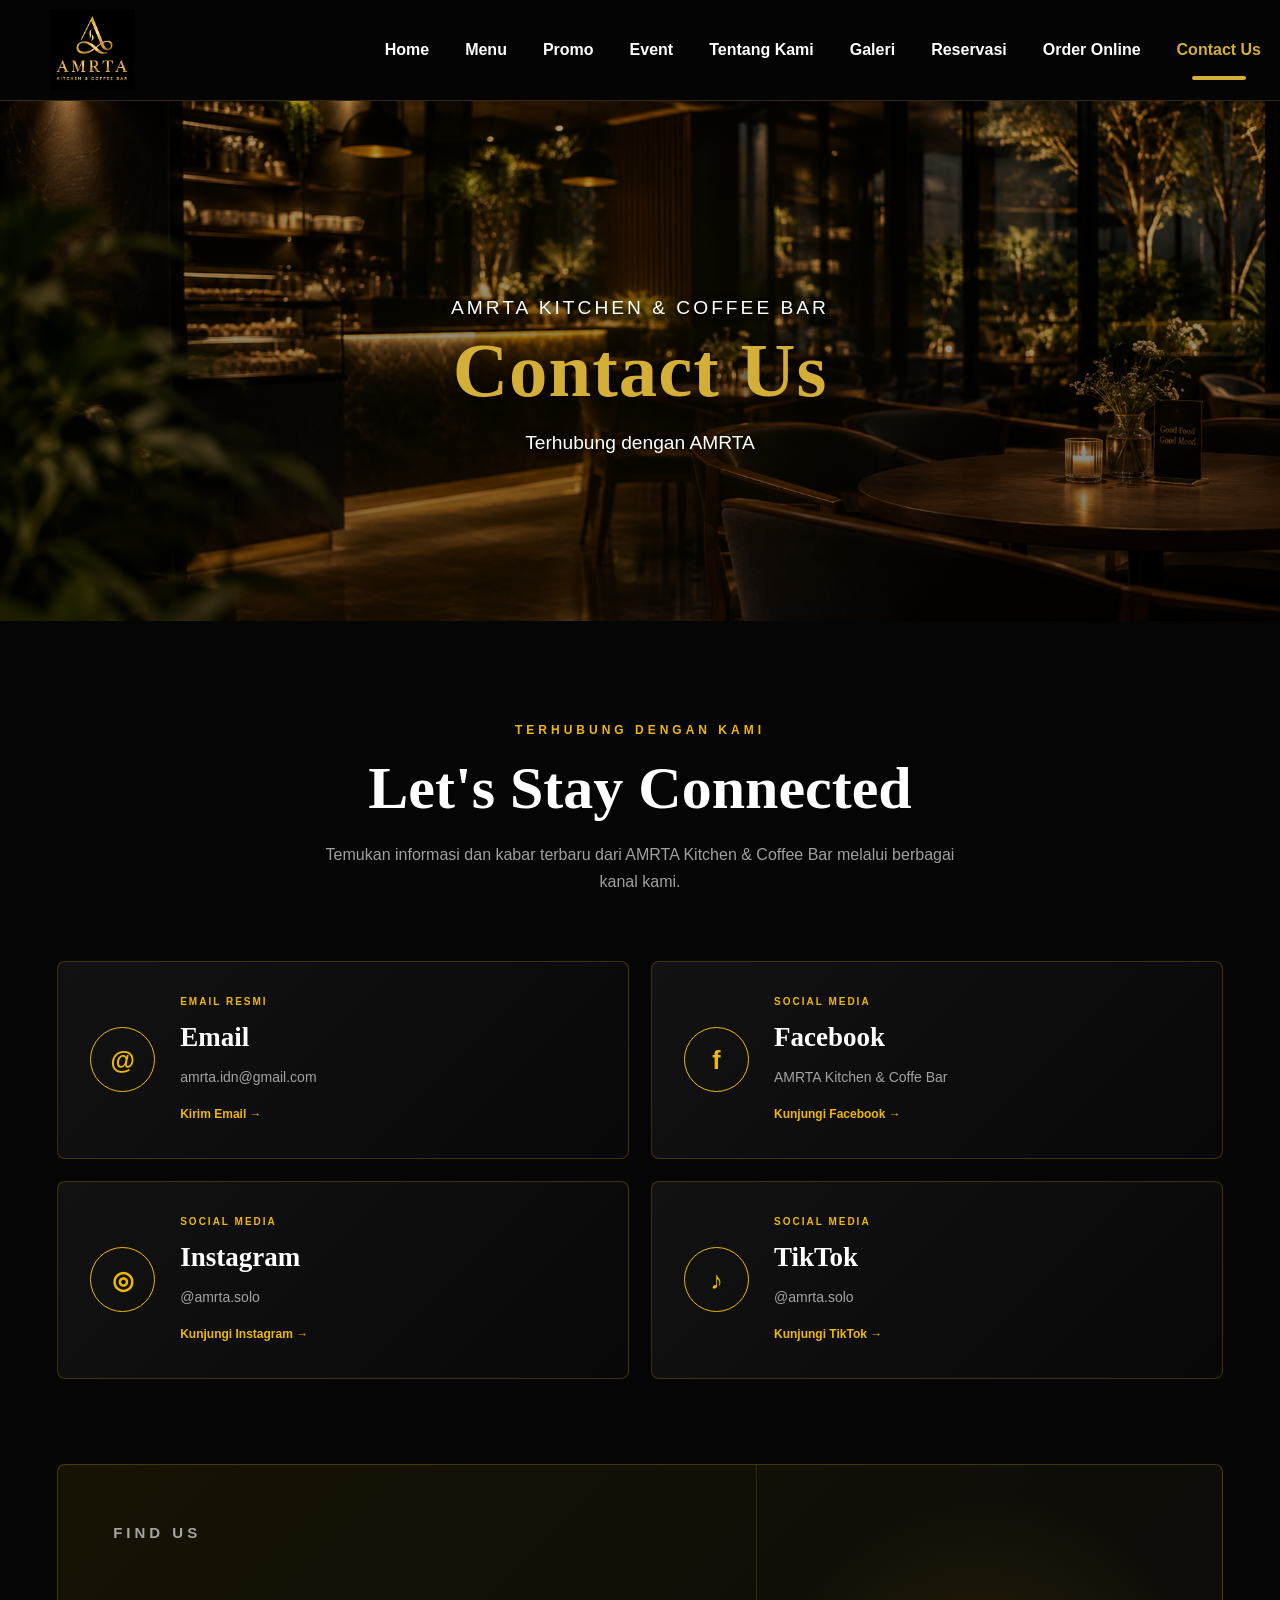
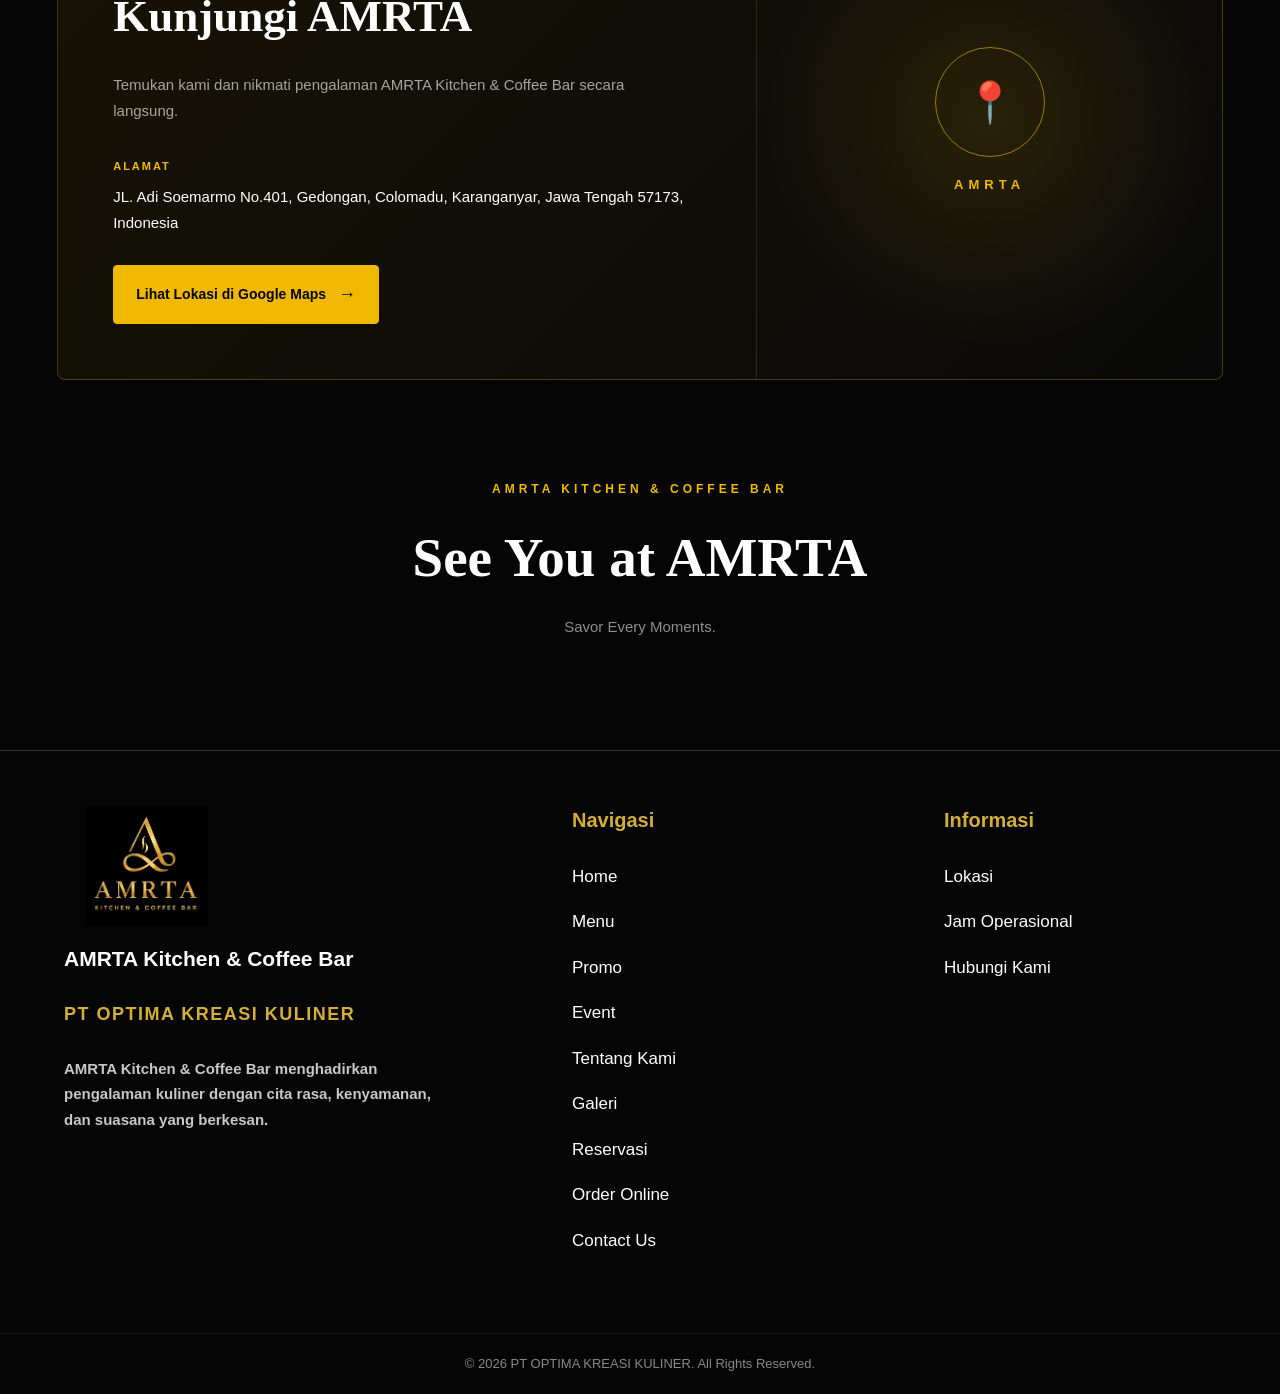
<file: contact.html>
<!DOCTYPE html>
<html lang="id">

<head>

    <meta charset="UTF-8">

    <meta
        name="viewport"
        content="width=device-width, initial-scale=1.0"
    >

    <title>
        Contact Us | AMRTA Kitchen & Coffee Bar
    </title>

    <meta
        name="description"
        content="Hubungi AMRTA Kitchen & Coffee Bar melalui email dan media sosial, serta temukan lokasi kami."
    >

    <link
        rel="stylesheet"
        href="style.css"
    >

</head>


<body>


    <!-- =====================================================
         NAVBAR
    ====================================================== -->

    <header class="main-navbar">

        <div class="navbar-container">


            <!-- LOGO -->

            <a
                href="index.html"
                class="navbar-logo"
            >

                <img
                    src="logoamrta02.jpeg"
                    alt="AMRTA Kitchen & Coffee Bar"
                >

            </a>


            <!-- NAVIGATION -->

            <nav
                class="navbar-menu"
                id="navbarMenu"
            >

                <a
                    href="index.html"
                    class="nav-link"
                >
                    Home
                </a>


                <a
                    href="produk.html"
                    class="nav-link"
                >
                    Menu
                </a>


                <a
                    href="promo.html"
                    class="nav-link"
                >
                    Promo
                </a>


                <a
                    href="event.html"
                    class="nav-link"
                >
                    Event
                </a>


                <a
                    href="tentang.html"
                    class="nav-link"
                >
                    Tentang Kami
                </a>


                <a
                    href="galeri.html"
                    class="nav-link"
                >
                    Galeri
                </a>


                <a
                    href="reservasi.html"
                    class="nav-link"
                >
                    Reservasi
                </a>


                <a
                    href="order.html"
                    class="nav-link"
                >
                    Order Online
                </a>


                <a
                    href="contact.html"
                    class="nav-link active"
                >
                    Contact Us
                </a>

            </nav>


            <!-- MOBILE MENU -->

            <button
                class="navbar-toggle"
                id="navbarToggle"
                onclick="toggleNavbar()"
                aria-label="Buka menu navigasi"
            >

                <span></span>
                <span></span>
                <span></span>

            </button>

        </div>

    </header>



    <!-- =====================================================
         MAIN
    ====================================================== -->

    <main>


        <!-- =================================================
             HERO CONTACT
        ================================================== -->

        <section class="contact-us-hero">

            <div class="contact-us-hero-overlay"></div>


            <div class="contact-us-hero-content">

                <p class="contact-us-eyebrow">
                    AMRTA KITCHEN & COFFEE BAR
                </p>


                <h1>
                    Contact Us
                </h1>


                <p>
                    Terhubung dengan AMRTA
                </p>

            </div>

        </section>



        <!-- =================================================
             CONTACT INTRO
        ================================================== -->

        <section class="contact-us-section">

            <div class="contact-us-container">


                <div class="contact-us-heading">

                    <p class="contact-us-label">
                        TERHUBUNG DENGAN KAMI
                    </p>


                    <h2>
                        Let's Stay Connected
                    </h2>


                    <p>
                        Temukan informasi dan kabar terbaru
                        dari AMRTA Kitchen & Coffee Bar
                        melalui berbagai kanal kami.
                    </p>

                </div>



                <!-- =================================================
                     CONTACT GRID
                ================================================== -->

                <div class="contact-us-grid">


                    <!-- EMAIL -->

                    <a
                        href="mailto:amrta.idn@gmail.com"
                        class="contact-us-card"
                    >

                        <div class="contact-us-card-icon">
                            @
                        </div>


                        <div class="contact-us-card-content">

                            <span>
                                EMAIL RESMI
                            </span>


                            <h3>
                                Email
                            </h3>


                            <p>
                                amrta.idn@gmail.com
                            </p>


                            <strong>
                                Kirim Email →
                            </strong>

                        </div>

                    </a>



                    <!-- FACEBOOK -->

                    <a
    href="https://www.facebook.com/profile.php?id=61591372271726"
    target="_blank"
    rel="noopener noreferrer"
    class="contact-us-card"
>

                        <div class="contact-us-card-icon">
                            f
                        </div>


                        <div class="contact-us-card-content">

                            <span>
                                SOCIAL MEDIA
                            </span>


                            <h3>
                                Facebook
                            </h3>


                            <p>
                                AMRTA Kitchen & Coffe Bar
                            </p>


                            <strong>
                                Kunjungi Facebook →
                            </strong>

                        </div>

                    </a>



                    <!-- INSTAGRAM -->

                    <a
                        href="https://www.instagram.com/amrta.solo?stkn=MWo2d3RvNTZ1czkwbA=="
                        target="_blank"
                        rel="noopener noreferrer"
                        class="contact-us-card"
                    >

                        <div class="contact-us-card-icon">
                            ◎
                        </div>


                        <div class="contact-us-card-content">

                            <span>
                                SOCIAL MEDIA
                            </span>


                            <h3>
                                Instagram
                            </h3>


                            <p>
                                @amrta.solo
                            </p>


                            <strong>
                                Kunjungi Instagram →
                            </strong>

                        </div>

                    </a>



                    <!-- TIKTOK -->

                    <a
                        href="https://www.tiktok.com/@amrta.solo?_r=1&_t=ZS-99lqUBwJu8G"
                        target="_blank"
                        rel="noopener noreferrer"
                        class="contact-us-card"
                    >

                        <div class="contact-us-card-icon">
                            ♪
                        </div>


                        <div class="contact-us-card-content">

                            <span>
                                SOCIAL MEDIA
                            </span>


                            <h3>
                                TikTok
                            </h3>


                            <p>
                                @amrta.solo
                            </p>


                            <strong>
                                Kunjungi TikTok →
                            </strong>

                        </div>

                    </a>

                </div>



                <!-- =================================================
                     ADDRESS
                ================================================== -->

                <div class="contact-us-location">


                    <div class="contact-us-location-content">

                        <p class="contact-us-label">
                            FIND US
                        </p>


                        <h2>
                            Kunjungi AMRTA
                        </h2>


                        <p>
                            Temukan kami dan nikmati
                            pengalaman AMRTA Kitchen & Coffee Bar
                            secara langsung.
                        </p>


                        <div class="contact-us-address">

                            <span>
                                ALAMAT
                            </span>


                            <p>
                                JL. Adi Soemarmo No.401,
                                Gedongan, Colomadu,
                                Karanganyar, Jawa Tengah 57173,
                                Indonesia
                            </p>

                        </div>


                        <a
                            href="https://www.google.com/maps/search/?api=1&query=JL.+Adi+Soemarmo+No.401%2C+Gedongan%2C+Colomadu%2C+Karanganyar%2C+Jawa+Tengah+57173%2C+Indonesia"
                            target="_blank"
                            rel="noopener noreferrer"
                            class="contact-us-map-button"
                        >
                            Lihat Lokasi di Google Maps
                            <span>
                                →
                            </span>
                        </a>

                    </div>


                    <div class="contact-us-location-decoration">

                        <div class="contact-us-map-icon">
                            📍
                        </div>

                        <span>
                            AMRTA
                        </span>

                    </div>

                </div>



                <!-- =================================================
                     CLOSING
                ================================================== -->

                <div class="contact-us-closing">

                    <p>
                        AMRTA KITCHEN & COFFEE BAR
                    </p>


                    <h2>
                        See You at AMRTA
                    </h2>


                    <span>
                        Savor Every Moments.
                    </span>

                </div>


            </div>

        </section>

    </main>



    <!-- =====================================================
         FOOTER
    ====================================================== -->

    <!-- =========================
         FOOTER
    ========================== -->
   <footer class="site-footer">

    <div class="footer-main">

        <!-- BRAND -->
        <div class="footer-brand">

            <img src="logoamrta02.jpeg" alt="AMRTA Kitchen & Coffee Bar">

            <h3>AMRTA Kitchen &amp; Coffee Bar</h3>

            <h4>PT OPTIMA KREASI KULINER</h4>

            <p>
                AMRTA Kitchen &amp; Coffee Bar menghadirkan
                pengalaman kuliner dengan cita rasa,
                kenyamanan, dan suasana yang berkesan.
            </p>

        </div>


        <!-- NAVIGASI -->
        <div class="footer-navigation">

            <h3>Navigasi</h3>

            <a href="index.html">Home</a>
            <a href="produk.html">Menu</a>
            <a href="promo.html">Promo</a>
            <a href="event.html">Event</a>
            <a href="tentang.html">Tentang Kami</a>
            <a href="galeri.html">Galeri</a>
            <a href="reservasi.html">Reservasi</a>
            <a href="order.html">Order Online</a>
            <a href="contact.html">Contact Us</a>

        </div>


        <!-- INFORMASI -->
        <div class="footer-information">

            <h3>Informasi</h3>

            <a href="contact.html">Lokasi</a>

            <a href="contact.html">Jam Operasional</a>

            <a href="contact.html">Hubungi Kami</a>

        </div>

    </div>


    <!-- COPYRIGHT -->
    <div class="footer-bottom">

        <p>
            © 2026 PT OPTIMA KREASI KULINER. All Rights Reserved.
        </p>

    </div>

</footer>
</file>
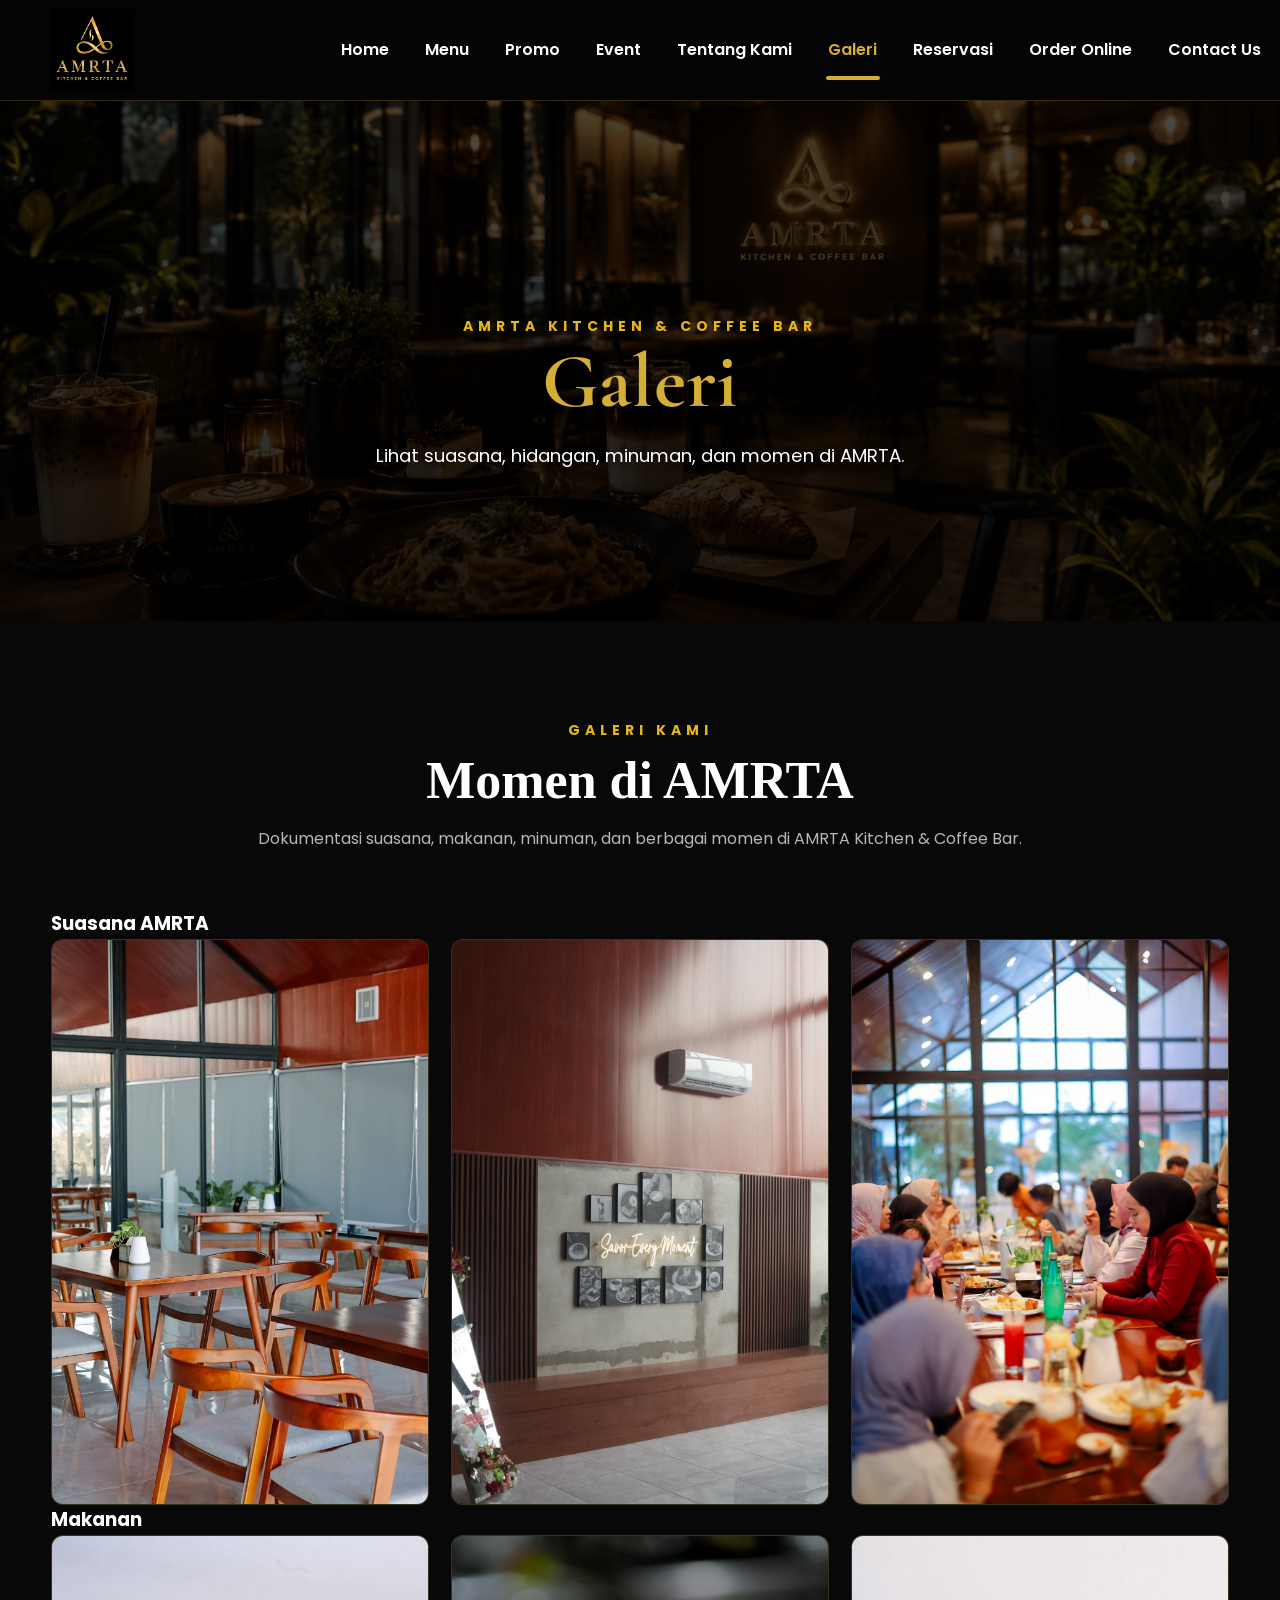
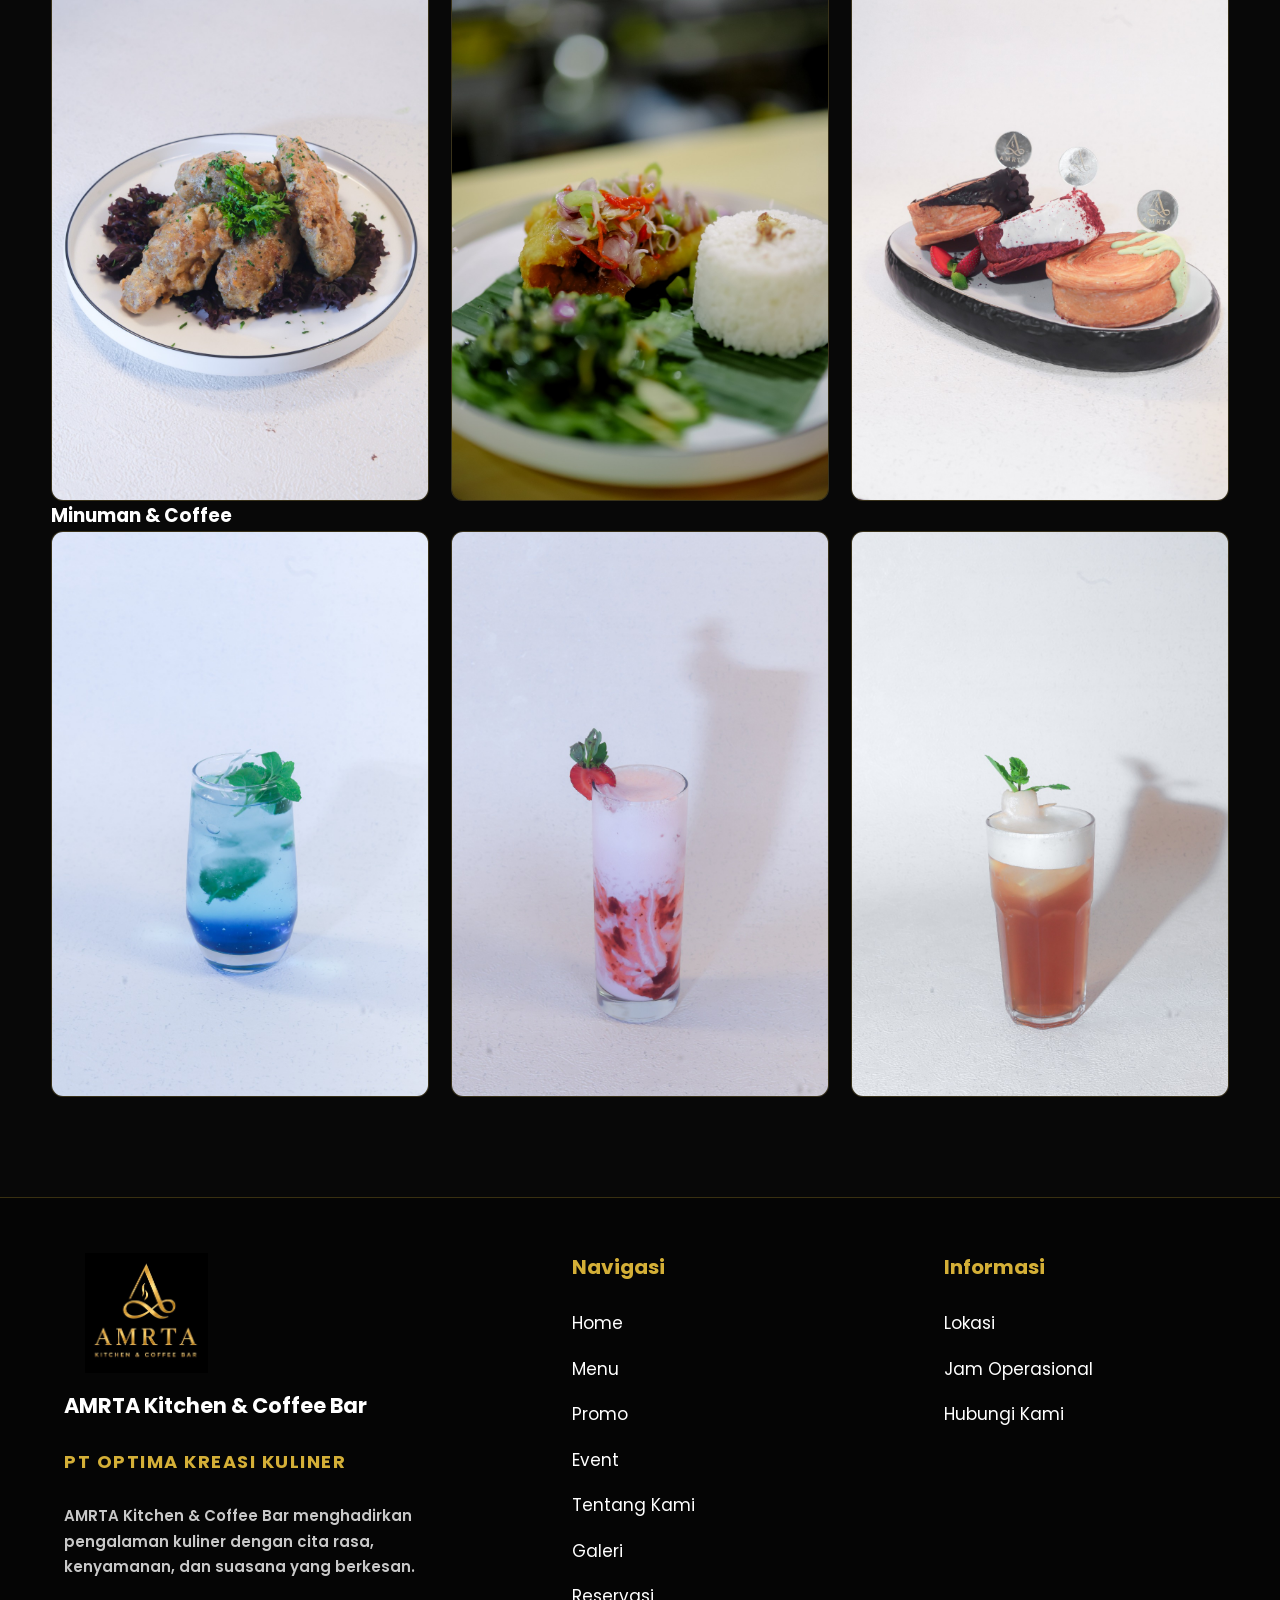
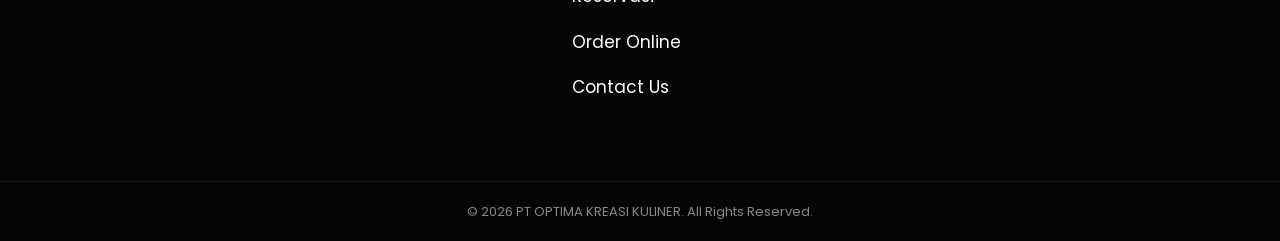
<file: galeri.html>
<!DOCTYPE html>
<html lang="id">

<head>
    <meta charset="UTF-8">
    <meta name="viewport" content="width=device-width, initial-scale=1.0">

    <title>Galeri | AMRTA Kitchen & Coffee Bar</title>

    <link rel="stylesheet" href="style.css">

    <link rel="preconnect" href="https://fonts.googleapis.com">
    <link rel="preconnect" href="https://fonts.gstatic.com" crossorigin>

    <link href="https://fonts.googleapis.com/css2?family=Cormorant+Garamond:wght@500;600;700&family=Poppins:wght@300;400;500;600&display=swap" rel="stylesheet">
</head>

<body>

    <!-- =========================
         NAVBAR
    ========================== -->
    <header class="main-navbar">

    <div class="navbar-container">

        <a href="index.html" class="navbar-logo">
            <img src="logoamrta02.jpeg" alt="Logo AMRTA">
        </a>

        <nav class="navbar-menu">

            <a href="index.html" class="nav-link">
                Home
            </a>

            <a href="produk.html" class="nav-link">
                Menu
            </a>

            <a href="promo.html" class="nav-link">
                Promo
            </a>

            <a href="event.html" class="nav-link">
                Event
            </a>

            <a href="tentang.html" class="nav-link">
                Tentang Kami
            </a>

            <a href="galeri.html" class="nav-link active">
                Galeri
            </a>

            <a href="reservasi.html" class="nav-link">
                Reservasi
            </a>

            <a href="order.html" class="nav-link">
                Order Online
            </a>

            <a href="contact.html" class="nav-link">
                Contact Us
            </a>

        </nav>

        <button
            class="navbar-toggle"
            type="button"
            onclick="toggleGalleryMenu()"
            aria-label="Buka menu"
        >
            ☰
        </button>

    </div>

</header>


    <!-- =========================
         HERO GALERI
    ========================== -->
    <section class="page-hero hero-galeri">

        <div class="page-hero-overlay"></div>

        <div class="page-hero-content">

            <div class="section-label center">
                AMRTA KITCHEN & COFFEE BAR
            </div>

            <h1>Galeri</h1>

            <p>
                Lihat suasana, hidangan, minuman,
                dan momen di AMRTA.
            </p>

        </div>

    </section>


    <!-- =========================
         GALERI
    ========================== -->
    <section class="gallery-section">

        <div class="container">

            <div class="section-heading">

                <div class="section-label center">
                    GALERI KAMI
                </div>

                <h2>Momen di AMRTA</h2>

                <p>
                    Dokumentasi suasana, makanan, minuman,
                    dan berbagai momen di AMRTA Kitchen & Coffee Bar.
                </p>

            </div>


            <!-- =========================
                 SUASANA AMRTA
            ========================== -->
            <div class="gallery-category">

                <h3>Suasana AMRTA</h3>

                <div class="gallery-grid">

                    <!-- GEDUNG -->
                    <div class="gallery-item large">

                        <img
                            src="interior amrta02.jpeg"
                            alt="Gedung AMRTA"
                            loading="lazy"
                        >

                    </div>


                    <!-- INTERIOR -->
                    <div class="gallery-item">

                        <img
                            src="interioramrta.jpeg"
                            alt="Interior AMRTA"
                            loading="lazy"
                        >

                    </div>


                    <!-- SUASANA -->
                    <div class="gallery-item">

                        <img
                            src="gambar suasana.jpeg"
                            alt="Suasana AMRTA"
                            loading="lazy"
                        >

                    </div>

                </div>

            </div>


            <!-- =========================
                 MAKANAN
            ========================== -->
            <div class="gallery-category">

                <h3>Makanan</h3>

                <div class="gallery-grid">

                    <!-- MAKANAN 01 -->
                    <div class="gallery-item">

                        <img
                            src="makanan04.jpeg"
                            alt="Makanan AMRTA 01"
                            loading="lazy"
                        >

                    </div>


                    <!-- MAKANAN 02 -->
                    <div class="gallery-item large">

                        <img
                            src="makanan03.jpeg"
                            alt="Makanan AMRTA 02"
                            loading="lazy"
                        >

                    </div>


                    <!-- MAKANAN 03 -->
                    <div class="gallery-item">

                        <img
                            src="gambarbakery.jpeg"
                            alt="Makanan AMRTA 03"
                            loading="lazy"
                        >

                    </div>

                </div>

            </div>


            <!-- =========================
                 MINUMAN & COFFEE
            ========================== -->
            <div class="gallery-category">

                <h3>Minuman & Coffee</h3>

                <div class="gallery-grid">

                    <!-- COFFEE 01 -->
                    <div class="gallery-item">

                        <img
                            src="minumanamrta04.jpeg"
                            alt="Coffee AMRTA 01"
                            loading="lazy"
                        >

                    </div>


                    <!-- MINUMAN -->
                    <div class="gallery-item">

                        <img
                            src="minumanamrta2.jpeg"
                            alt="Minuman AMRTA"
                            loading="lazy"
                        >

                    </div>


                    <!-- COFFEE 02 -->
                    <div class="gallery-item large">

                        <img
                            src="minuman03.jpeg"
                            alt="Coffee AMRTA 02"
                            loading="lazy"
                        >

                    </div>

                </div>

            </div>

        </div>

    </section>


    <!-- =========================
         FOOTER
    ========================== -->
   <footer class="site-footer">

    <div class="footer-main">

        <!-- BRAND -->
        <div class="footer-brand">

            <img src="logoamrta02.jpeg" alt="AMRTA Kitchen & Coffee Bar">

            <h3>AMRTA Kitchen &amp; Coffee Bar</h3>

            <h4>PT OPTIMA KREASI KULINER</h4>

            <p>
                AMRTA Kitchen &amp; Coffee Bar menghadirkan
                pengalaman kuliner dengan cita rasa,
                kenyamanan, dan suasana yang berkesan.
            </p>

        </div>


        <!-- NAVIGASI -->
        <div class="footer-navigation">

            <h3>Navigasi</h3>

            <a href="index.html">Home</a>
            <a href="produk.html">Menu</a>
            <a href="promo.html">Promo</a>
            <a href="event.html">Event</a>
            <a href="tentang.html">Tentang Kami</a>
            <a href="galeri.html">Galeri</a>
            <a href="reservasi.html">Reservasi</a>
            <a href="order.html">Order Online</a>
            <a href="contact.html">Contact Us</a>

        </div>


        <!-- INFORMASI -->
        <div class="footer-information">

            <h3>Informasi</h3>

            <a href="contact.html">Lokasi</a>

            <a href="contact.html">Jam Operasional</a>

            <a href="contact.html">Hubungi Kami</a>

        </div>

    </div>


    <!-- COPYRIGHT -->
    <div class="footer-bottom">

        <p>
            © 2026 PT OPTIMA KREASI KULINER. All Rights Reserved.
        </p>

    </div>

</footer>
</file>
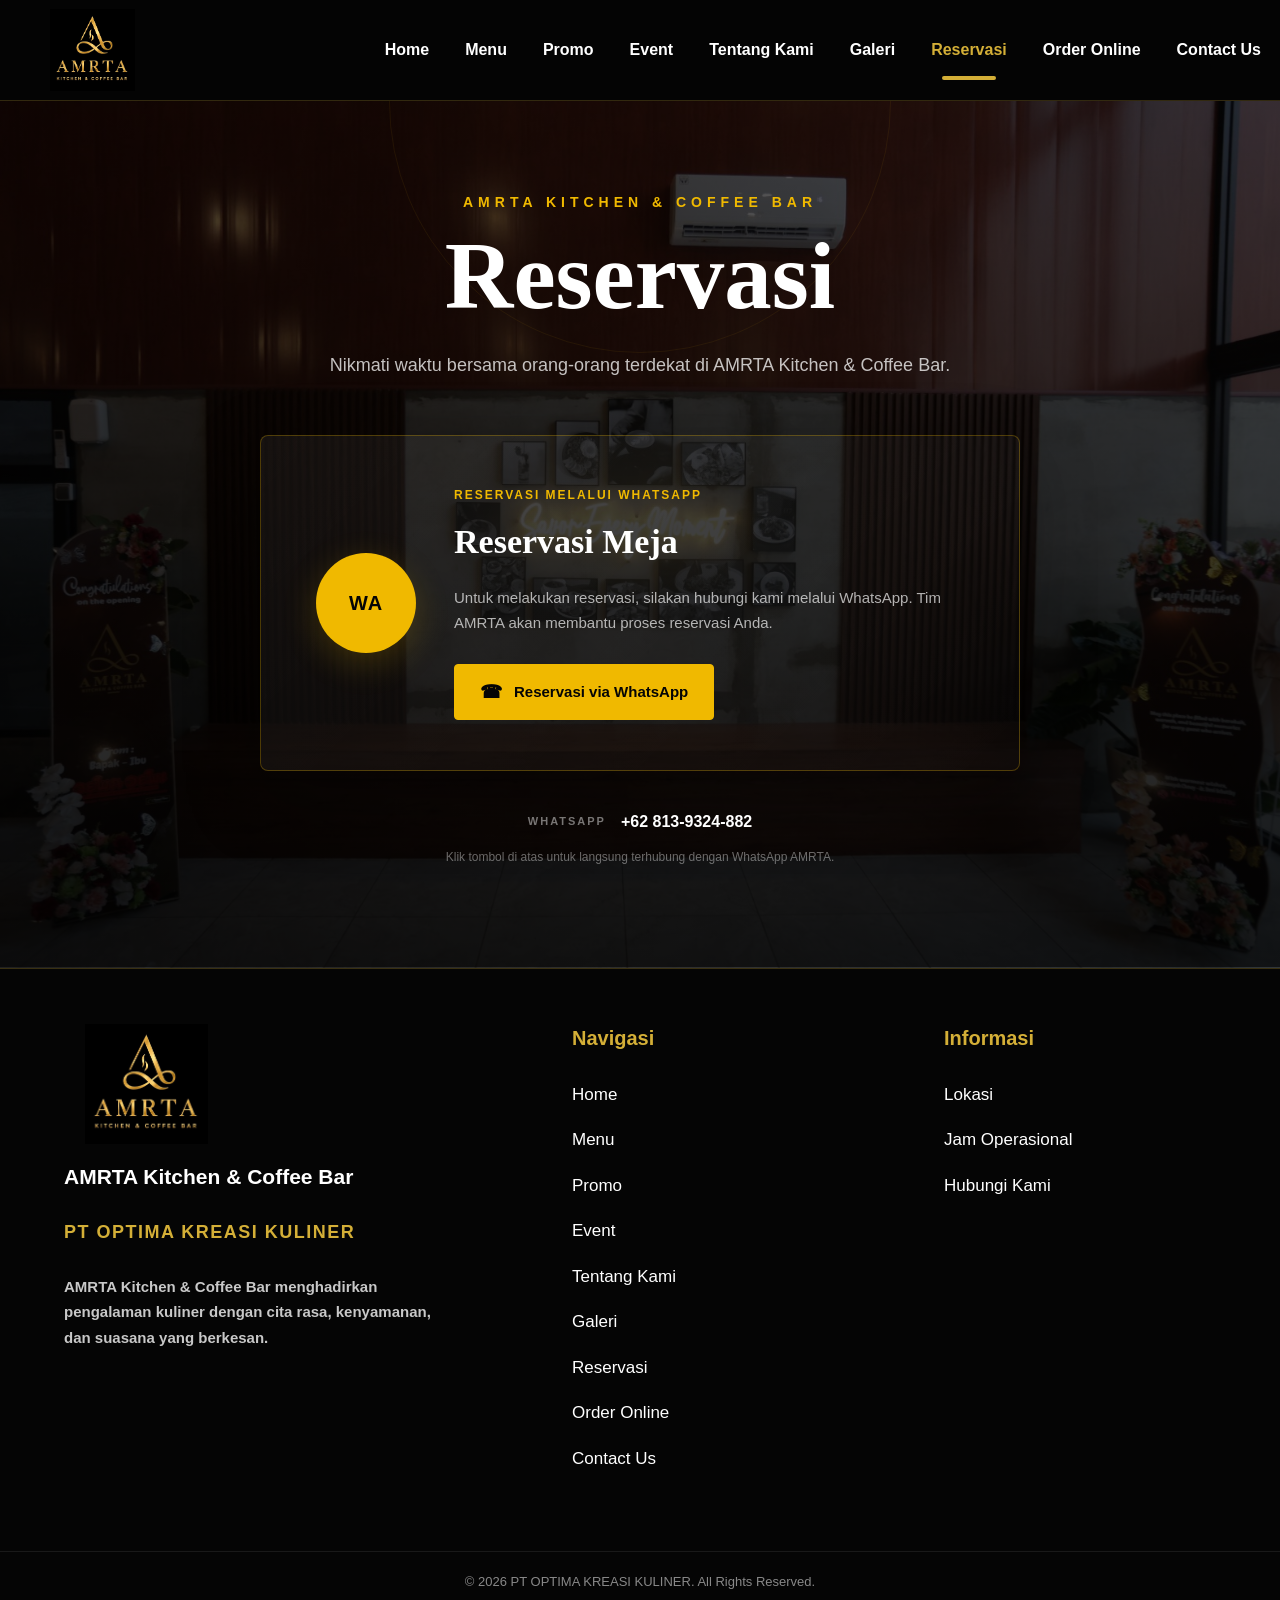
<file: reservasi.html>
<!DOCTYPE html>
<html lang="id">

<head>
    <meta charset="UTF-8">
    <meta name="viewport" content="width=device-width, initial-scale=1.0">

    <title>Reservasi | AMRTA Kitchen & Coffee Bar</title>

    <meta
        name="description"
        content="Reservasi meja di AMRTA Kitchen & Coffee Bar melalui WhatsApp."
    >

    <link rel="stylesheet" href="style.css">
</head>

<body>

    <!-- =====================================================
         NAVBAR
    ====================================================== -->
    <header class="main-navbar">

        <div class="navbar-container">

            <!-- LOGO -->
            <a href="index.html" class="navbar-logo">

                <img
                    src="logoamrta02.jpeg"
                    alt="AMRTA Kitchen & Coffee Bar"
                >

            </a>


            <!-- NAVIGATION -->
            <nav class="navbar-menu" id="navbarMenu">

                <a href="index.html" class="nav-link">
                    Home
                </a>

                <a href="produk.html" class="nav-link">
                    Menu
                </a>

                <a href="promo.html" class="nav-link">
                    Promo
                </a>

                <a href="event.html" class="nav-link">
                    Event
                </a>

                <a href="tentang.html" class="nav-link">
                    Tentang Kami
                </a>

                <a href="galeri.html" class="nav-link">
                    Galeri
                </a>

                <a href="reservasi.html" class="nav-link active">
                    Reservasi
                </a>

                <a href="order.html" class="nav-link">
                    Order Online
                </a>

                <a href="contact.html" class="nav-link">
                    Contact Us
                </a>

            </nav>


            <!-- MOBILE MENU BUTTON -->
            <button
                class="navbar-toggle"
                id="navbarToggle"
                onclick="toggleNavbar()"
                aria-label="Buka menu navigasi"
            >
                <span></span>
                <span></span>
                <span></span>
            </button>

        </div>

    </header>


    <!-- =====================================================
         RESERVASI
    ====================================================== -->
    <main>

        <section class="reservation-page">

            <div class="reservation-container">

                <!-- LABEL -->
                <p class="reservation-eyebrow">
                    AMRTA KITCHEN & COFFEE BAR
                </p>


                <!-- TITLE -->
                <h1>
                    Reservasi
                </h1>


                <!-- DESCRIPTION -->
                <p class="reservation-description">
                    Nikmati waktu bersama orang-orang terdekat
                    di AMRTA Kitchen & Coffee Bar.
                </p>


                <!-- RESERVATION CARD -->
                <div class="reservation-card">

                    <div class="reservation-icon">
                        <span>WA</span>
                    </div>


                    <div class="reservation-card-content">

                        <span class="reservation-label">
                            RESERVASI MELALUI WHATSAPP
                        </span>

                        <h2>
                            Reservasi Meja
                        </h2>

                        <p>
                            Untuk melakukan reservasi,
                            silakan hubungi kami melalui WhatsApp.
                            Tim AMRTA akan membantu proses reservasi
                            Anda.
                        </p>

                        <a
                            href="https://wa.me/628139324882?text=Halo%20AMRTA%2C%20saya%20ingin%20melakukan%20reservasi."
                            target="_blank"
                            rel="noopener noreferrer"
                            class="reservation-whatsapp-button"
                        >
                            <span class="whatsapp-icon">
                                ☎
                            </span>

                            Reservasi via WhatsApp
                        </a>

                    </div>

                </div>


                <!-- PHONE -->
                <div class="reservation-contact">

                    <span>
                        WHATSAPP
                    </span>

                    <strong>
                        +62 813-9324-882
                    </strong>

                </div>


                <!-- NOTE -->
                <p class="reservation-note">
                    Klik tombol di atas untuk langsung terhubung
                    dengan WhatsApp AMRTA.
                </p>

            </div>

        </section>

    </main>


    <!-- =====================================================
         FOOTER
    ====================================================== -->
   <footer class="site-footer">

    <div class="footer-main">

        <!-- BRAND -->
        <div class="footer-brand">

            <img src="logoamrta02.jpeg" alt="AMRTA Kitchen & Coffee Bar">

            <h3>AMRTA Kitchen &amp; Coffee Bar</h3>

            <h4>PT OPTIMA KREASI KULINER</h4>

            <p>
                AMRTA Kitchen &amp; Coffee Bar menghadirkan
                pengalaman kuliner dengan cita rasa,
                kenyamanan, dan suasana yang berkesan.
            </p>

        </div>


        <!-- NAVIGASI -->
        <div class="footer-navigation">

            <h3>Navigasi</h3>

            <a href="index.html">Home</a>
            <a href="produk.html">Menu</a>
            <a href="promo.html">Promo</a>
            <a href="event.html">Event</a>
            <a href="tentang.html">Tentang Kami</a>
            <a href="galeri.html">Galeri</a>
            <a href="reservasi.html">Reservasi</a>
            <a href="order.html">Order Online</a>
            <a href="contact.html">Contact Us</a>

        </div>


        <!-- INFORMASI -->
        <div class="footer-information">

            <h3>Informasi</h3>

            <a href="contact.html">Lokasi</a>

            <a href="contact.html">Jam Operasional</a>

            <a href="contact.html">Hubungi Kami</a>

        </div>

    </div>


    <!-- COPYRIGHT -->
    <div class="footer-bottom">

        <p>
            © 2026 PT OPTIMA KREASI KULINER. All Rights Reserved.
        </p>

    </div>

</footer>
</file>
